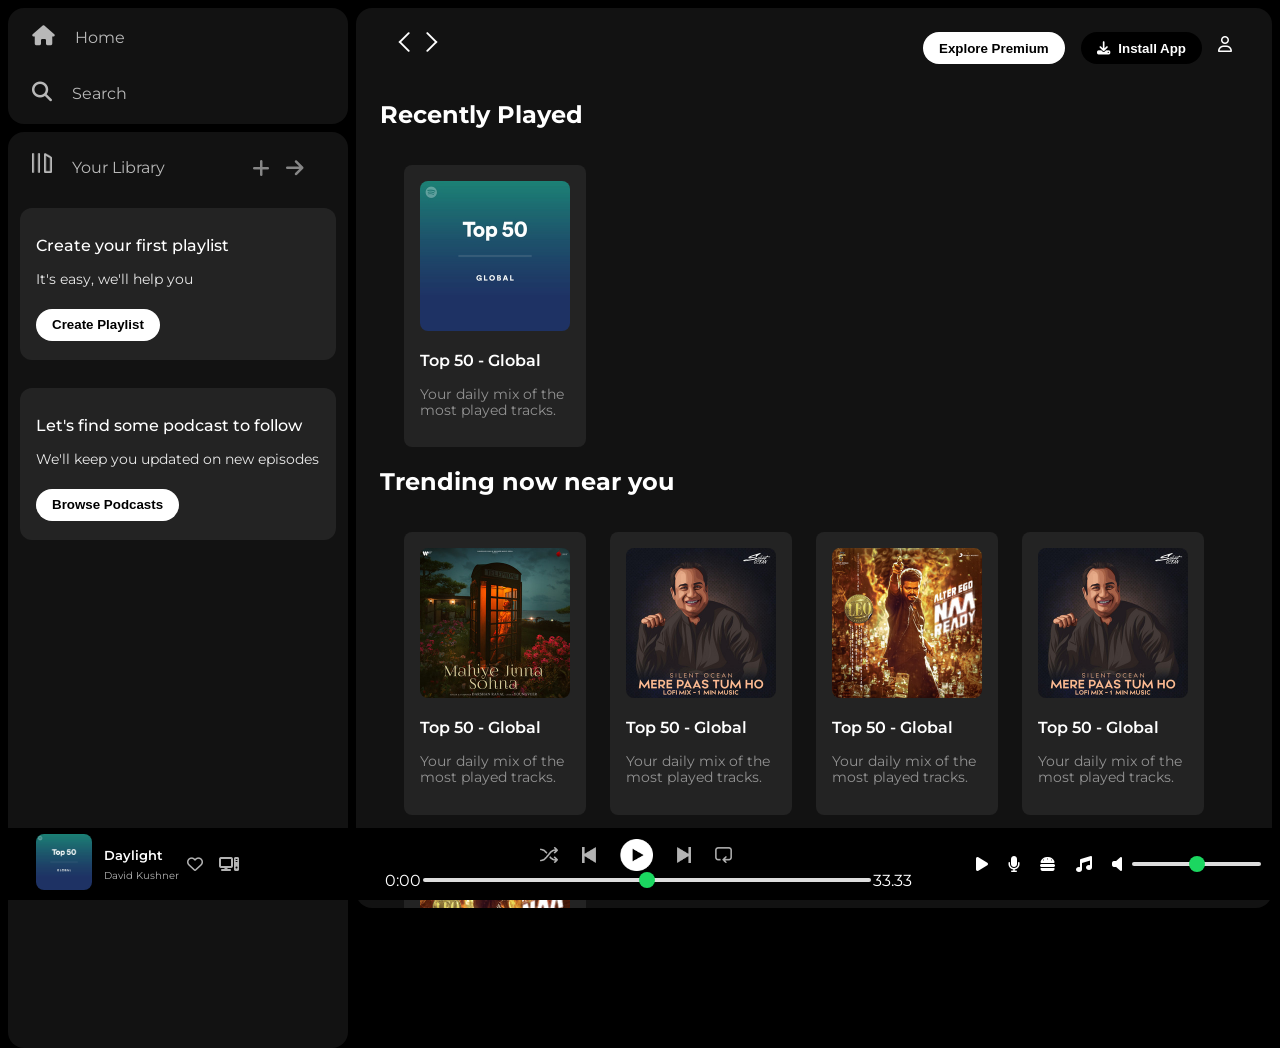
<file: index.html>
<!DOCTYPE html>
<html lang="en">
<head>
    <meta charset="UTF-8">
    <meta name="viewport" content="width=device-width, initial-scale=1.0">
    <title>Spotify</title>
    <link rel="stylesheet" href="style2.css">
    
    <!-- Fixed Font Awesome CDN -->
    <link rel="stylesheet" href="https://cdnjs.cloudflare.com/ajax/libs/font-awesome/6.5.1/css/all.min.css" crossorigin="anonymous" referrerpolicy="no-referrer" />
    <link rel="icon" href="./assets/logo.png">
    <link rel="preconnect" href="https://fonts.googleapis.com">
    <link rel="preconnect" href="https://fonts.gstatic.com" crossorigin>
    <link href="https://fonts.googleapis.com/css2?family=Montserrat:wght@100..900&display=swap" rel="stylesheet">
</head>
<body>
    <div class="main">
        <div class="sidebar">
            <div class="nav">
                <div class="nav-option">
                    <i class="fa-solid fa-house"></i>
                    <a href="#">Home</a>
                </div>
                <div class="nav-option">
                    <i class="fa-solid fa-magnifying-glass"></i>
                    <a href="#">Search</a>
                </div>
            </div>
            <div class="library">
                <div class="options">
                    <div class="lib-option nav-option">
                        <img src="./assets/library_icon.png" alt="Library Icon">
                        <a href="#">Your Library</a>
                    </div>
                    <div class="icons">
                        <i class="fa-solid fa-plus"></i>
                        <i class="fa-solid fa-arrow-right"></i>
                    </div>
                </div>
                
                <div class="lib-box">
                    <div class="box">
                        <p class="box-p1">Create your first playlist</p>
                        <p class="box-p2">It's easy, we'll help you</p>
                        <button class="badge">Create Playlist</button>
                    </div>

                    <div class="box">
                        <p class="box-p1">Let's find some podcast to follow</p>
                        <p class="box-p2">We'll keep you updated on new episodes</p>
                        <button class="badge">Browse Podcasts</button>
                    </div>
                </div>
            </div>
        </div>
        <div class="main-content">
            <div class="sticky-nav">
                <div class="sticky-nav-icons">
                    <img src="./assets/backward_icon.png" alt="Back">
                <img src="./assets/forward_icon.png" class="hide" alt="Forward">
                </div>
                <div class="sticky-nav-options">
                <button class="badge nav-item hide">Explore Premium</button>
                <button class="badge nav-item dark-badge"><i class="fa-solid fa-download" style="margin-right: 5px;"></i> Install App</button>
                <i class="fa-regular fa-user nav-item"></i>
                </div>

                
            </div>



            
            <h2>Recently Played</h2>
            <div class="cards-container">
                <div class="card">
                    <img src="./assets/card1img.jpeg" class="card-img">
                    <p class="card-title">Top 50 - Global</p>
                    <p class="card-info">Your daily mix of the most played tracks.</p>
                </div>
            </div>


             <h2>Trending now near you</h2>
            <div class="cards-container">
                <div class="card">
                    <img src="./assets/card2img.jpeg" class="card-img">
                    <p class="card-title">Top 50 - Global</p>
                    <p class="card-info">Your daily mix of the most played tracks.</p>
                </div>
                <div class="card">
                    <img src="./assets/card3img.jpeg" class="card-img">
                    <p class="card-title">Top 50 - Global</p>
                    <p class="card-info">Your daily mix of the most played tracks.</p>
                </div>
                <div class="card">
                    <img src="./assets/card4img.jpeg" class="card-img">
                    <p class="card-title">Top 50 - Global</p>
                    <p class="card-info">Your daily mix of the most played tracks.</p>
                </div>
                <div class="card">
                    <img src="./assets/card3img.jpeg" class="card-img">
                    <p class="card-title">Top 50 - Global</p>
                    <p class="card-info">Your daily mix of the most played tracks.</p>
                </div>
                <div class="card">
                    <img src="./assets/card4img.jpeg" class="card-img">
                    <p class="card-title">Top 50 - Global</p>
                    <p class="card-info">Your daily mix of the most played tracks.</p>
                </div>
            </div>


             <h2>Featured Charts</h2>
            <div class="cards-container">
                <div class="card">
                    <img src="./assets/card5img.jpeg" class="card-img">
                    <p class="card-title">Top 50 - Global</p>
                    <p class="card-info">Your daily mix of the most played tracks.</p>
                </div>
                <div class="card">
                    <img src="./assets/card6img.jpeg" class="card-img">
                    <p class="card-title">Top 50 - Global</p>
                    <p class="card-info">Your daily mix of the most played tracks.</p>
                </div>
                <div class="card">
                    <img src="./assets/card1img.jpeg" class="card-img">
                    <p class="card-title">Top 50 - Global</p>
                    <p class="card-info">Your daily mix of the most played tracks.</p>
                </div>
            </div>
            <div class="footer">
                <div class="line"></div>
            </div>






            
        </div>
        <div class="music-player">
            <div class="album">
                <img src="./assets/card1img.jpeg">
                <div class="info">
                    <p class="name1">Daylight</p>
                    <p class="name2">David Kushner</p>
                </div>
                
                <i class="fa-regular fa-heart"></i>
                <i class="fa-solid fa-computer"></i>
            </div>
            <div class="player">
                <div class="player-control">
                    <img src="./assets/player_icon1.png" class="player-control-icon">
                    <img src="./assets/player_icon2.png" class="player-control-icon">
                    <img src="./assets/player_icon3.png" class="player-control-icon" style="opacity: 1; height: 2rem;">
                    <img src="./assets/player_icon4.png" class="player-control-icon">
                    <img src="./assets/player_icon5.png" class="player-control-icon">
                </div>
                <div class="playback-bar">
                    <span class="current-time">0:00</span>
                    <input type="range" min="0" max="100" class="progress-bar" step="1">
                    <span class="tot-time">33.33</span>
                </div>
            </div>
            <div class="controls">
                <div class="control">
                    <i class="fa-solid fa-play"></i>
                    <i class="fa-solid fa-microphone"></i>
                    <i class="fa-solid fa-burger"></i>
                    <i class="fa-solid fa-music"></i>
                    <i class="fa-solid fa-volume-off"></i>
                </div>
                    <div>
                        <input type="range" min="0" max="100" step="10" class="play">
                    </div>
            </div>
        </div>
    </div>
</body>
</html>
</file>
<file: style2.css>
body{
    font-family: "Montserrat", sans-serif;
    margin : 0;
    color: white;
    background-color: black;
    overflow: hidden;
}
.main {
    display: flex;
    height: 100vh;
    padding: 0.5rem;
}
.sidebar {
    background-color: black;
    width: 340px;
    border-radius: 1rem;
    margin-right: 0.5rem;
}
.main-content {
    background-color: #121212;
    flex:1;
    border-radius: 1rem;
    overflow: auto;
    padding: 0 1.5rem 0 1.5rem;
    

}
.music-player {
    background-color: black;
    position: fixed;
    width: 100%;
    height: 72px;
    bottom: 0;

}
a{
    text-decoration: none;
    color: white;
}
.nav {
    background-color: #121212;
    border-radius: 1rem;
    display: flex;
    flex: 1;
    flex-direction: column;
    justify-content: center;
    height: 100px;
    padding: 0.5rem 0.75rem;
}
.nav-option {
    line-height: 2.5rem;
    opacity: 0.7;
    padding: 0.5rem 0.75rem;
}
.nav-option:hover {
    opacity: 1;
}
.nav-option i {
    font-size: 1.25rem;
}
.nav-option a {
    font-size: 1rem;
    margin-left: 1rem;
}
.library {
    background-color: #121212;
    border-radius: 1rem;
    height: 100%;
    margin-top: 0.5rem;
    padding: 0.5rem 0.75rem;
}
.options {
    display: flex;
    justify-content: space-between;
   align-items: center;
}
.lib-option img {
    height: 1.25rem;
    width: 1.25rem;

}
.icons {
    font-size: 1.25rem;
    opacity: 0.7;
    margin-right: 1rem;
    display: flex;
}
.icons i {
     opacity: 0.7;
    margin-right: 1rem;

}
.icons i:hover {
    opacity: 1;
}
.box {
    height: 8rem;
    background-color: #232323;
    border-radius: 0.75rem;
    margin: 0.75rem 0 1.75rem 0;
    padding: 0.75rem 1rem;
}
.box-p1{
    font-size: 1rem;
    font-weight: 500;
}
.box-p2{
    font-size: 0.85rem;
    opacity: 0.9;

}
.badge {
    background-color: white;
    border: none;
    border-radius: 100px;
    padding: 0.25rem 1rem;
    font-weight: 700;
    margin-top: 0.5rem;
    height: 2rem;
    width: fit-content;

}
.dark-badge {
    background-color: #000;
    color: white;
    

}
.sticky-nav {
    position: sticky;
    top:0;
    background-color: #121212;
    display: flex;
    justify-content: space-between;
    align-items: center;
    padding: 1rem 0 1rem 0;
    z-index:10;
}
.sticky-nav-icons{
    margin-left: 0.75rem;

}
.sticky-nav-options{
    display: flex;
    justify-content: center;
    align-items: center;
    

}

.nav-item{
    margin-right: 1rem;

}
@media (max-width: 1000px) {
    .hide{
        display: none;
    }
}
.card{
    background-color: #232323;
    width: 150px;
    border-radius: 0.5rem;
    padding: 1rem;
    margin-left: 1.5rem;
    margin-top: 1rem;
    
}
.cards-container{
    display: flex;
    flex-wrap: wrap;
}
.card-img{
    width: 100%;
    border-radius: 0.5rem;
}
.card-title{
    font-weight: 600;
}
.card-info{
    font-size: 0.85rem;
    opacity: 0.5;
}
.footer{
    height: 300px;
    display: flex;
    align-items: center;
    justify-content: center;
}
.line{
    width:90%;
    height: 50%;
    border-top: 1px solid white;
    opacity: 0.4;
}
.music-player{
    display: flex;
    justify-content: space-between;
    align-items: center;
}
.album{
    width: 25%;
}
.player{
    width:50%;
}
.controls{
    width: 25%;
}
.player-control{
     display: flex;
    justify-content: center;
    align-items: center;
}
.player-control-icon{
    height: 1rem;
    margin-right: 1.5rem;
    opacity: 0.7;
}
.player-control-icon:hover{
    opacity: 1;
}
.playback-bar{
    display: flex;
    justify-content: center;
    align-items: center;
}
.progress-bar{
    width: 70%;
    appearance: none;
    background-color: transparent;
    cursor: pointer;
}
.progress-bar::-webkit-slider-runnable-track {
    background: #ddd;
    border-radius: 100px;
    height: 0.25rem;
}
.progress-bar::-webkit-slider-thumb {
    appearance: none;
    height: 1rem;
    width: 1rem;
    background-color: #1bd760;
    border-radius: 50%;
    margin-top: -6px;
}
.album{
    display: flex;
    /* justify-content: center; */
    align-items: center;
    
}
.album img{
    height: 3.5rem;
    margin: 0.25rem 0.75rem 0.5rem 1.75rem;
    border-radius: 0.5rem;

    
}
.album i{
    margin: 0.5rem;
    opacity: 0.7;

}
.info{
    line-height: 0.5rem;
}
.name1{
    font-size: small;
    font-weight: 600;
}
.name2{
    font-size: x-small;
    opacity: 0.7;
}
.controls{
    display: flex;
    align-items: center;
}
.control i{
    margin: 0.5rem;
}
.play {
    appearance: none;
    background: transparent;
    display: flex;
    align-items: center;
    cursor: pointer;
}

.play::-webkit-slider-thumb {
    appearance: none;
    height: 1rem;
    width: 1rem;
    background-color: #1bd760;
     border-radius: 50%;
    margin-top: -6px;
}
.play::-webkit-slider-runnable-track {
    background: #ddd;
    border-radius: 100px;
    height: 0.25rem;
    
}
</file>
